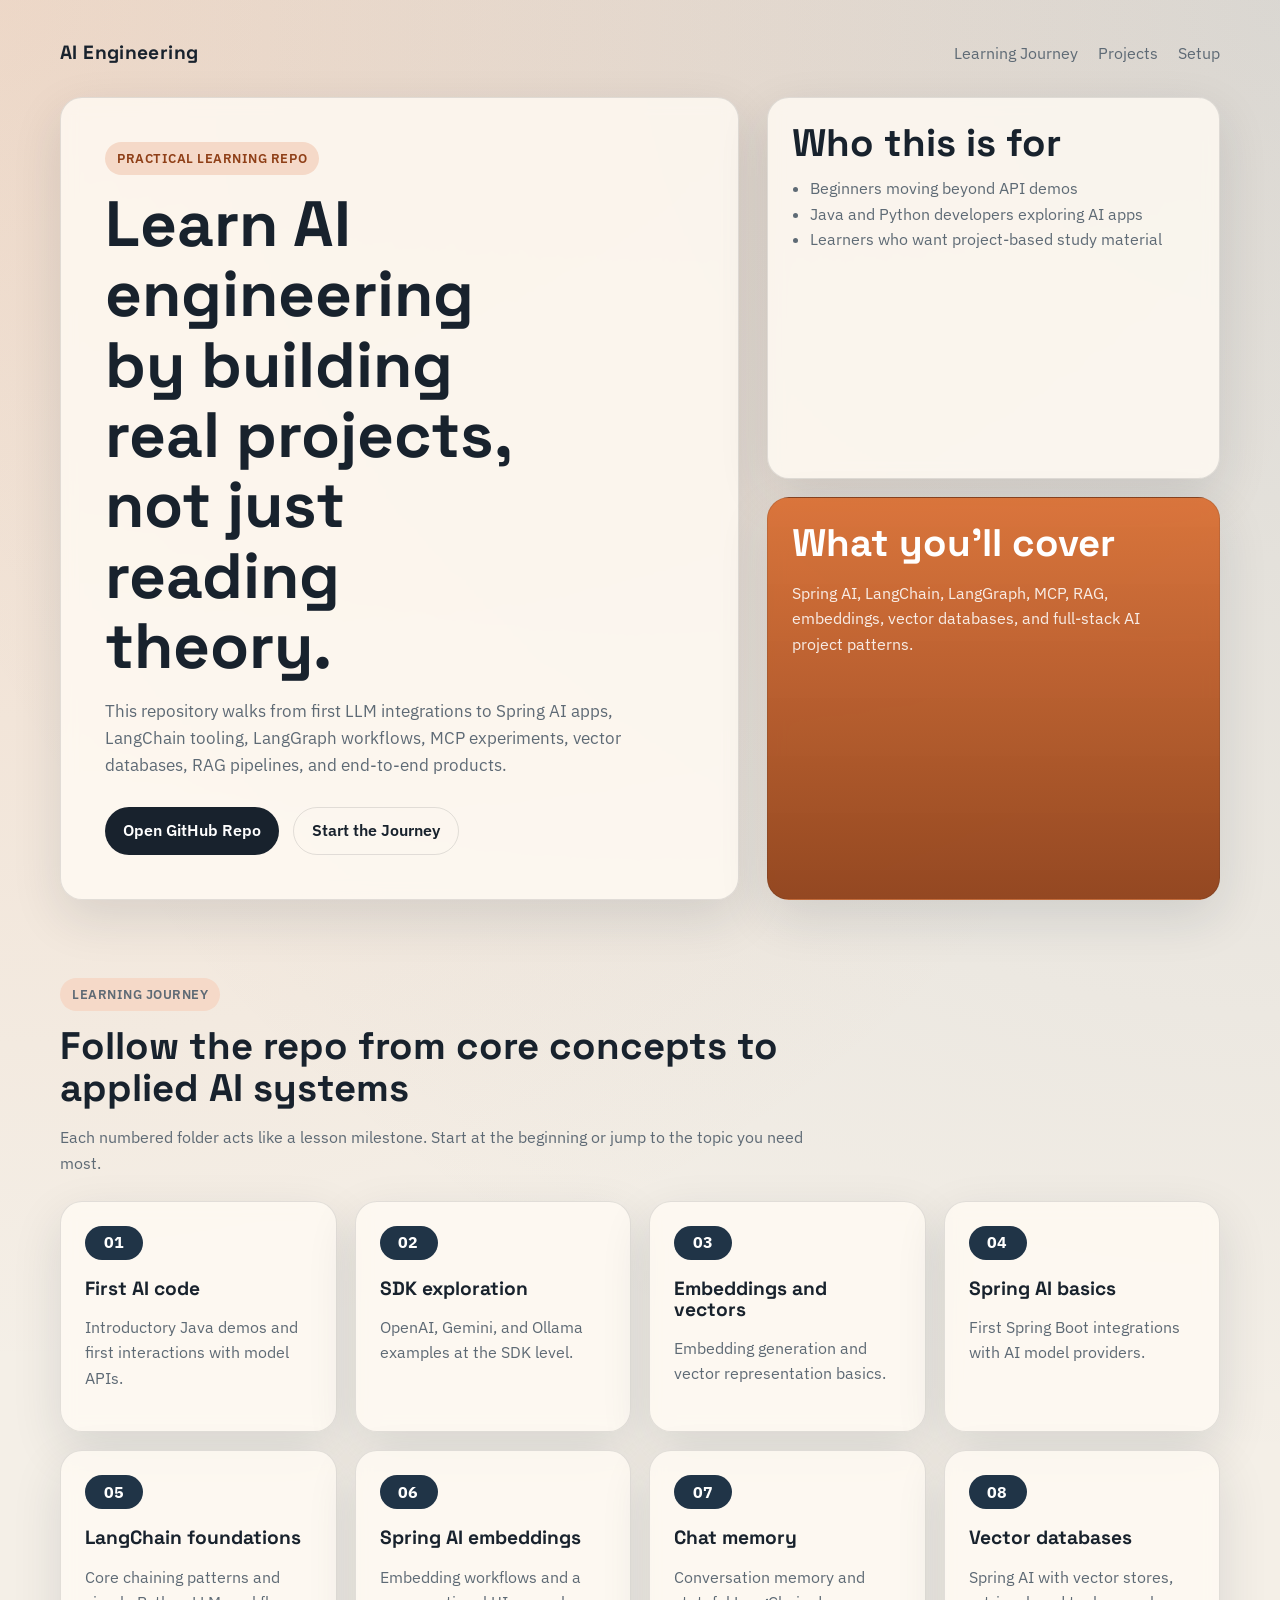
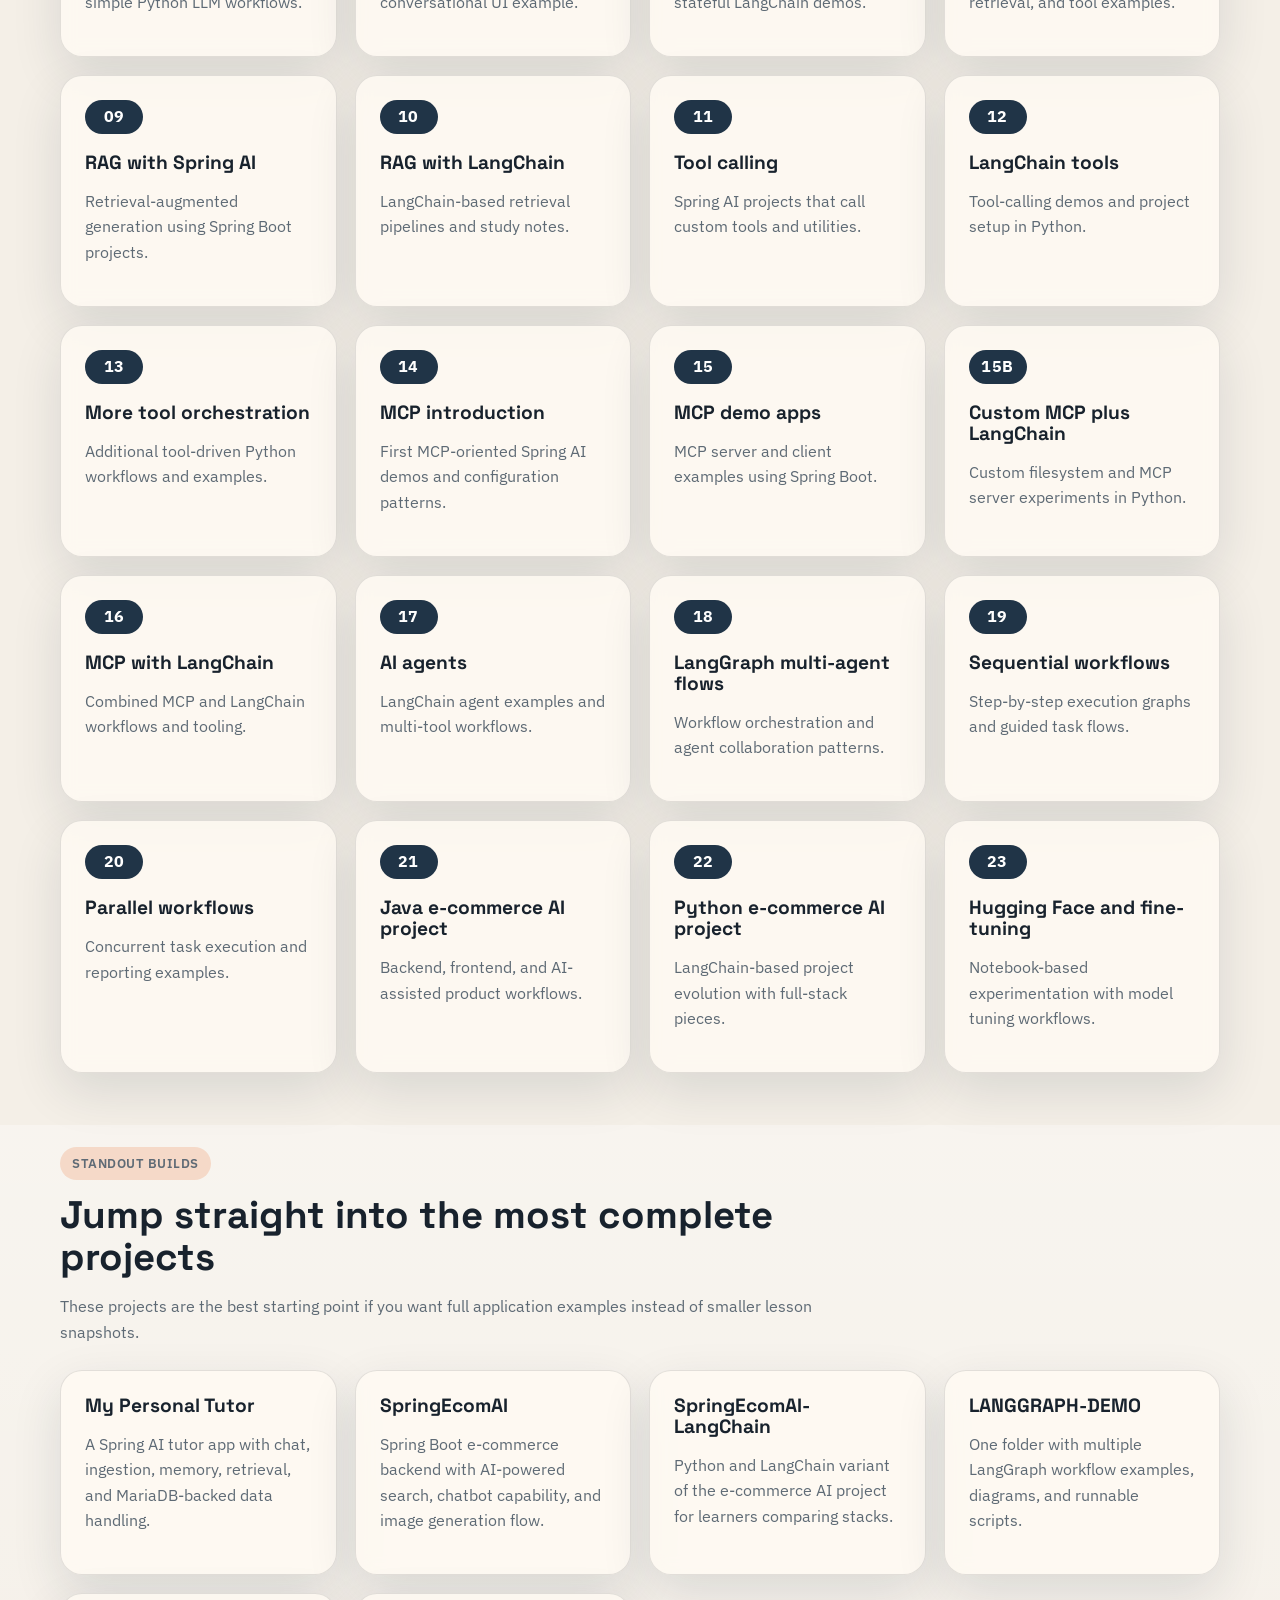
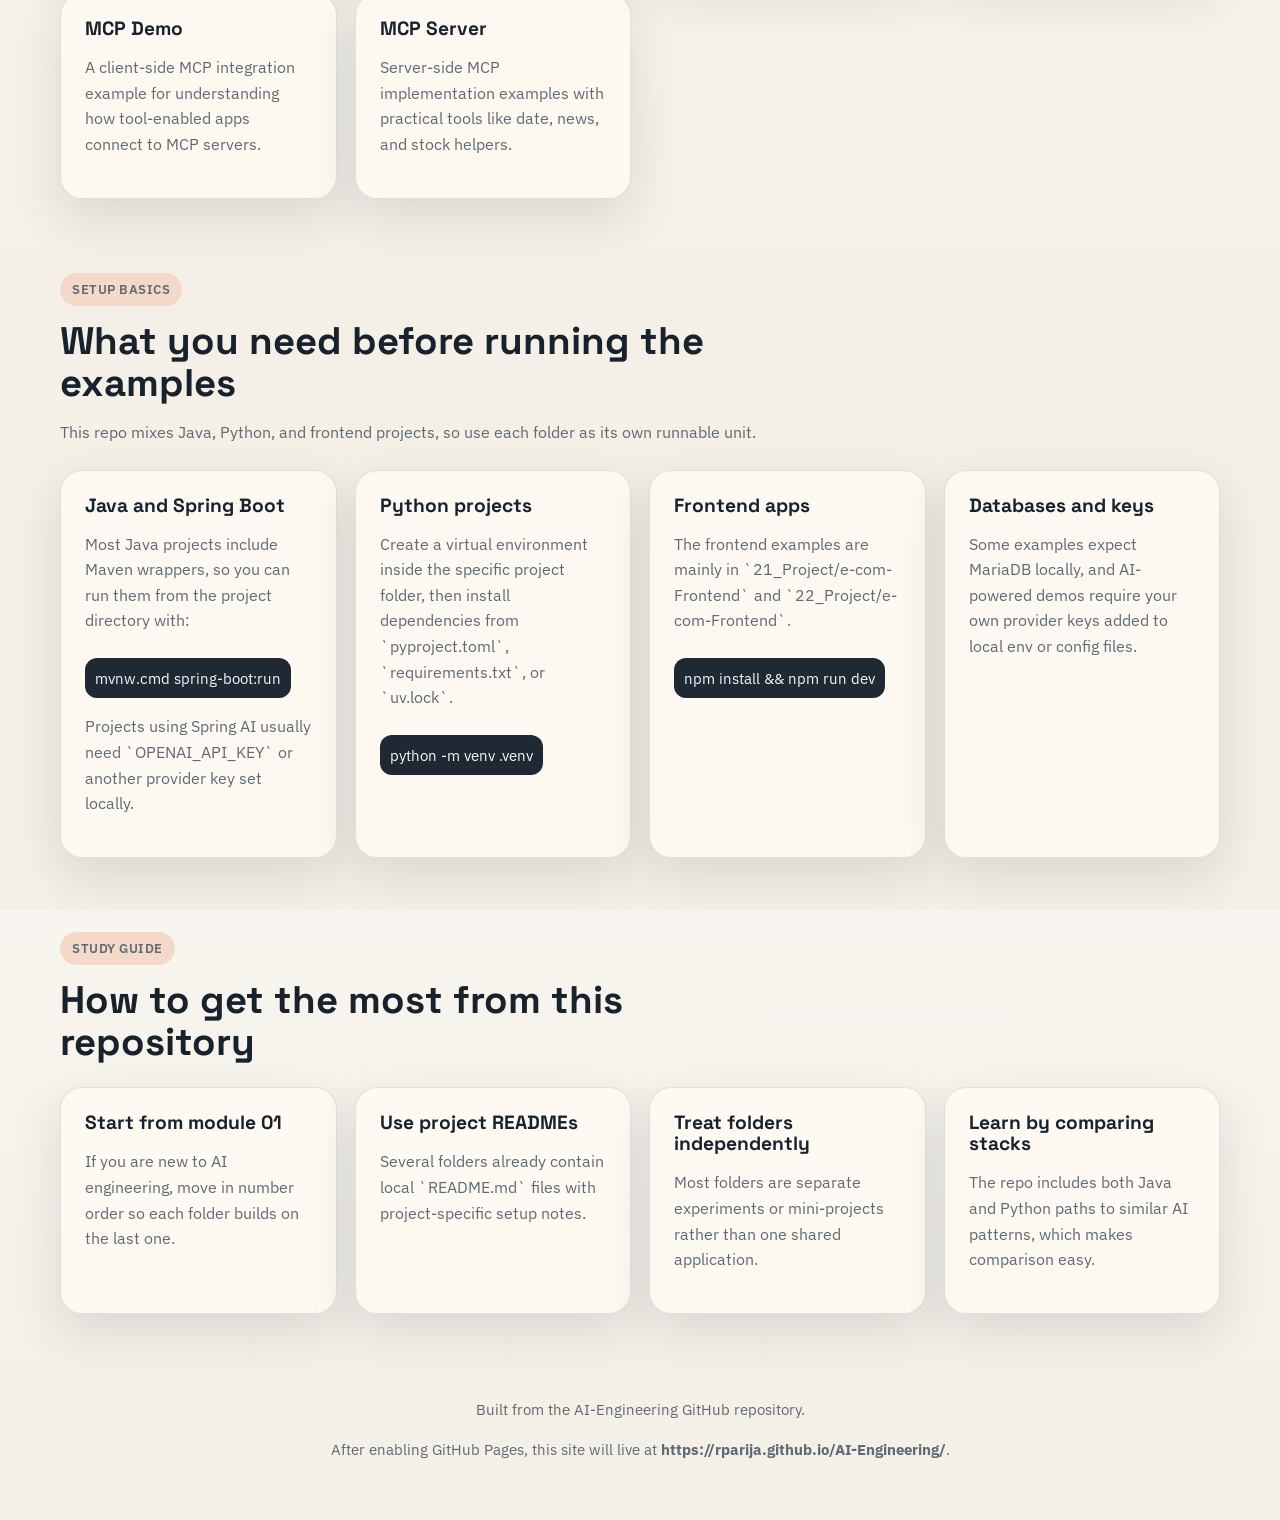
<file: docs/index.html>
<!DOCTYPE html>
<html lang="en">
<head>
  <meta charset="UTF-8">
  <meta name="viewport" content="width=device-width, initial-scale=1.0">
  <title>AI Engineering</title>
  <meta name="description" content="Hands-on AI engineering course repo covering Spring AI, LangChain, LangGraph, MCP, vector databases, RAG, and end-to-end AI applications.">
  <link rel="preconnect" href="https://fonts.googleapis.com">
  <link rel="preconnect" href="https://fonts.gstatic.com" crossorigin>
  <link href="https://fonts.googleapis.com/css2?family=Space+Grotesk:wght@400;500;700&family=IBM+Plex+Sans:wght@400;500;600&display=swap" rel="stylesheet">
  <link rel="stylesheet" href="styles.css">
</head>
<body>
  <header class="hero">
    <nav class="topbar">
      <a class="brand" href="https://github.com/rparija/AI-Engineering">AI Engineering</a>
      <div class="topbar-links">
        <a href="#journey">Learning Journey</a>
        <a href="#projects">Projects</a>
        <a href="#setup">Setup</a>
      </div>
    </nav>

    <div class="hero-inner">
      <div class="hero-copy">
        <p class="eyebrow">Practical learning repo</p>
        <h1>Learn AI engineering by building real projects, not just reading theory.</h1>
        <p class="hero-text">
          This repository walks from first LLM integrations to Spring AI apps, LangChain tooling,
          LangGraph workflows, MCP experiments, vector databases, RAG pipelines, and end-to-end products.
        </p>
        <div class="hero-actions">
          <a class="button primary" href="https://github.com/rparija/AI-Engineering">Open GitHub Repo</a>
          <a class="button secondary" href="#journey">Start the Journey</a>
        </div>
      </div>

      <aside class="hero-panel">
        <div class="panel-card">
          <h2>Who this is for</h2>
          <ul>
            <li>Beginners moving beyond API demos</li>
            <li>Java and Python developers exploring AI apps</li>
            <li>Learners who want project-based study material</li>
          </ul>
        </div>
        <div class="panel-card accent">
          <h2>What you'll cover</h2>
          <p>Spring AI, LangChain, LangGraph, MCP, RAG, embeddings, vector databases, and full-stack AI project patterns.</p>
        </div>
      </aside>
    </div>
  </header>

  <main>
    <section class="section" id="journey">
      <div class="section-heading">
        <p class="eyebrow">Learning journey</p>
        <h2>Follow the repo from core concepts to applied AI systems</h2>
        <p>Each numbered folder acts like a lesson milestone. Start at the beginning or jump to the topic you need most.</p>
      </div>

      <div class="journey-grid">
        <a class="journey-card" href="https://github.com/rparija/AI-Engineering/tree/main/01_First_Code_13-11-2025">
          <span class="journey-number">01</span>
          <h3>First AI code</h3>
          <p>Introductory Java demos and first interactions with model APIs.</p>
        </a>
        <a class="journey-card" href="https://github.com/rparija/AI-Engineering/tree/main/02_Exploring_SDKs_17-11-2025">
          <span class="journey-number">02</span>
          <h3>SDK exploration</h3>
          <p>OpenAI, Gemini, and Ollama examples at the SDK level.</p>
        </a>
        <a class="journey-card" href="https://github.com/rparija/AI-Engineering/tree/main/03_Embedding_And_Vector_Impl_20-11-2025">
          <span class="journey-number">03</span>
          <h3>Embeddings and vectors</h3>
          <p>Embedding generation and vector representation basics.</p>
        </a>
        <a class="journey-card" href="https://github.com/rparija/AI-Engineering/tree/main/04_Spring_AI_21-11-2025">
          <span class="journey-number">04</span>
          <h3>Spring AI basics</h3>
          <p>First Spring Boot integrations with AI model providers.</p>
        </a>
        <a class="journey-card" href="https://github.com/rparija/AI-Engineering/tree/main/05_LangChain_24-11-2025">
          <span class="journey-number">05</span>
          <h3>LangChain foundations</h3>
          <p>Core chaining patterns and simple Python LLM workflows.</p>
        </a>
        <a class="journey-card" href="https://github.com/rparija/AI-Engineering/tree/main/06_Spring_AI_Embeddings_25-11-2001">
          <span class="journey-number">06</span>
          <h3>Spring AI embeddings</h3>
          <p>Embedding workflows and a conversational UI example.</p>
        </a>
        <a class="journey-card" href="https://github.com/rparija/AI-Engineering/tree/main/07_LangChain_ChatMemory_27-11-2025">
          <span class="journey-number">07</span>
          <h3>Chat memory</h3>
          <p>Conversation memory and stateful LangChain demos.</p>
        </a>
        <a class="journey-card" href="https://github.com/rparija/AI-Engineering/tree/main/08_Spring_AI_Vector_Database_8-12-2025">
          <span class="journey-number">08</span>
          <h3>Vector databases</h3>
          <p>Spring AI with vector stores, retrieval, and tool examples.</p>
        </a>
        <a class="journey-card" href="https://github.com/rparija/AI-Engineering/tree/main/09_Spring_AI_RAG_9-12-2025">
          <span class="journey-number">09</span>
          <h3>RAG with Spring AI</h3>
          <p>Retrieval-augmented generation using Spring Boot projects.</p>
        </a>
        <a class="journey-card" href="https://github.com/rparija/AI-Engineering/tree/main/10_LangChain_RAG_11-12-2025">
          <span class="journey-number">10</span>
          <h3>RAG with LangChain</h3>
          <p>LangChain-based retrieval pipelines and study notes.</p>
        </a>
        <a class="journey-card" href="https://github.com/rparija/AI-Engineering/tree/main/11_Spring_AI_Tool_Calling_15-12-2025">
          <span class="journey-number">11</span>
          <h3>Tool calling</h3>
          <p>Spring AI projects that call custom tools and utilities.</p>
        </a>
        <a class="journey-card" href="https://github.com/rparija/AI-Engineering/tree/main/12_LangChain__Tool__Calling_17-12-2026">
          <span class="journey-number">12</span>
          <h3>LangChain tools</h3>
          <p>Tool-calling demos and project setup in Python.</p>
        </a>
        <a class="journey-card" href="https://github.com/rparija/AI-Engineering/tree/main/13_LangChain_Tool_Calling_22-12-2025">
          <span class="journey-number">13</span>
          <h3>More tool orchestration</h3>
          <p>Additional tool-driven Python workflows and examples.</p>
        </a>
        <a class="journey-card" href="https://github.com/rparija/AI-Engineering/tree/main/14_MCP_23-12-2025">
          <span class="journey-number">14</span>
          <h3>MCP introduction</h3>
          <p>First MCP-oriented Spring AI demos and configuration patterns.</p>
        </a>
        <a class="journey-card" href="https://github.com/rparija/AI-Engineering/tree/main/15_MCP_26-12-2025">
          <span class="journey-number">15</span>
          <h3>MCP demo apps</h3>
          <p>MCP server and client examples using Spring Boot.</p>
        </a>
        <a class="journey-card" href="https://github.com/rparija/AI-Engineering/tree/main/15_MCP_Langchain_29-12-2025_custom">
          <span class="journey-number">15B</span>
          <h3>Custom MCP plus LangChain</h3>
          <p>Custom filesystem and MCP server experiments in Python.</p>
        </a>
        <a class="journey-card" href="https://github.com/rparija/AI-Engineering/tree/main/16_MCP_Langchain_29-12-2025">
          <span class="journey-number">16</span>
          <h3>MCP with LangChain</h3>
          <p>Combined MCP and LangChain workflows and tooling.</p>
        </a>
        <a class="journey-card" href="https://github.com/rparija/AI-Engineering/tree/main/17_Langchain_AI_Agents_05-01-2026">
          <span class="journey-number">17</span>
          <h3>AI agents</h3>
          <p>LangChain agent examples and multi-tool workflows.</p>
        </a>
        <a class="journey-card" href="https://github.com/rparija/AI-Engineering/tree/main/18_LangGraph_08_01_2026">
          <span class="journey-number">18</span>
          <h3>LangGraph multi-agent flows</h3>
          <p>Workflow orchestration and agent collaboration patterns.</p>
        </a>
        <a class="journey-card" href="https://github.com/rparija/AI-Engineering/tree/main/19_LangGraph_Sequential_Workflow_12-01-2026">
          <span class="journey-number">19</span>
          <h3>Sequential workflows</h3>
          <p>Step-by-step execution graphs and guided task flows.</p>
        </a>
        <a class="journey-card" href="https://github.com/rparija/AI-Engineering/tree/main/20_LangGraph_Parallel_Workflow_13-01-2026">
          <span class="journey-number">20</span>
          <h3>Parallel workflows</h3>
          <p>Concurrent task execution and reporting examples.</p>
        </a>
        <a class="journey-card" href="https://github.com/rparija/AI-Engineering/tree/main/21_Project">
          <span class="journey-number">21</span>
          <h3>Java e-commerce AI project</h3>
          <p>Backend, frontend, and AI-assisted product workflows.</p>
        </a>
        <a class="journey-card" href="https://github.com/rparija/AI-Engineering/tree/main/22_Project">
          <span class="journey-number">22</span>
          <h3>Python e-commerce AI project</h3>
          <p>LangChain-based project evolution with full-stack pieces.</p>
        </a>
        <a class="journey-card" href="https://github.com/rparija/AI-Engineering/tree/main/23_Hugging_Face_And_Fine_Tuning">
          <span class="journey-number">23</span>
          <h3>Hugging Face and fine-tuning</h3>
          <p>Notebook-based experimentation with model tuning workflows.</p>
        </a>
      </div>
    </section>

    <section class="section section-alt" id="projects">
      <div class="section-heading">
        <p class="eyebrow">Standout builds</p>
        <h2>Jump straight into the most complete projects</h2>
        <p>These projects are the best starting point if you want full application examples instead of smaller lesson snapshots.</p>
      </div>

      <div class="project-grid">
        <a class="project-card" href="https://github.com/rparija/AI-Engineering/tree/main/My_Personal_Tutor">
          <h3>My Personal Tutor</h3>
          <p>A Spring AI tutor app with chat, ingestion, memory, retrieval, and MariaDB-backed data handling.</p>
        </a>
        <a class="project-card" href="https://github.com/rparija/AI-Engineering/tree/main/21_Project/SpringEcomAI">
          <h3>SpringEcomAI</h3>
          <p>Spring Boot e-commerce backend with AI-powered search, chatbot capability, and image generation flow.</p>
        </a>
        <a class="project-card" href="https://github.com/rparija/AI-Engineering/tree/main/22_Project/SpringEcomAI-LangChain">
          <h3>SpringEcomAI-LangChain</h3>
          <p>Python and LangChain variant of the e-commerce AI project for learners comparing stacks.</p>
        </a>
        <a class="project-card" href="https://github.com/rparija/AI-Engineering/tree/main/LANGGRAPH-DEMO">
          <h3>LANGGRAPH-DEMO</h3>
          <p>One folder with multiple LangGraph workflow examples, diagrams, and runnable scripts.</p>
        </a>
        <a class="project-card" href="https://github.com/rparija/AI-Engineering/tree/main/mcp_demo">
          <h3>MCP Demo</h3>
          <p>A client-side MCP integration example for understanding how tool-enabled apps connect to MCP servers.</p>
        </a>
        <a class="project-card" href="https://github.com/rparija/AI-Engineering/tree/main/mcpserver">
          <h3>MCP Server</h3>
          <p>Server-side MCP implementation examples with practical tools like date, news, and stock helpers.</p>
        </a>
      </div>
    </section>

    <section class="section" id="setup">
      <div class="section-heading">
        <p class="eyebrow">Setup basics</p>
        <h2>What you need before running the examples</h2>
        <p>This repo mixes Java, Python, and frontend projects, so use each folder as its own runnable unit.</p>
      </div>

      <div class="setup-grid">
        <article class="setup-card">
          <h3>Java and Spring Boot</h3>
          <p>Most Java projects include Maven wrappers, so you can run them from the project directory with:</p>
          <code>mvnw.cmd spring-boot:run</code>
          <p>Projects using Spring AI usually need `OPENAI_API_KEY` or another provider key set locally.</p>
        </article>
        <article class="setup-card">
          <h3>Python projects</h3>
          <p>Create a virtual environment inside the specific project folder, then install dependencies from `pyproject.toml`, `requirements.txt`, or `uv.lock`.</p>
          <code>python -m venv .venv</code>
        </article>
        <article class="setup-card">
          <h3>Frontend apps</h3>
          <p>The frontend examples are mainly in `21_Project/e-com-Frontend` and `22_Project/e-com-Frontend`.</p>
          <code>npm install && npm run dev</code>
        </article>
        <article class="setup-card">
          <h3>Databases and keys</h3>
          <p>Some examples expect MariaDB locally, and AI-powered demos require your own provider keys added to local env or config files.</p>
        </article>
      </div>
    </section>

    <section class="section section-alt" id="guide">
      <div class="section-heading">
        <p class="eyebrow">Study guide</p>
        <h2>How to get the most from this repository</h2>
      </div>

      <div class="guide-grid">
        <div class="guide-card">
          <h3>Start from module 01</h3>
          <p>If you are new to AI engineering, move in number order so each folder builds on the last one.</p>
        </div>
        <div class="guide-card">
          <h3>Use project READMEs</h3>
          <p>Several folders already contain local `README.md` files with project-specific setup notes.</p>
        </div>
        <div class="guide-card">
          <h3>Treat folders independently</h3>
          <p>Most folders are separate experiments or mini-projects rather than one shared application.</p>
        </div>
        <div class="guide-card">
          <h3>Learn by comparing stacks</h3>
          <p>The repo includes both Java and Python paths to similar AI patterns, which makes comparison easy.</p>
        </div>
      </div>
    </section>
  </main>

  <footer class="footer">
    <p>Built from the <a href="https://github.com/rparija/AI-Engineering">AI-Engineering GitHub repository</a>.</p>
    <p>After enabling GitHub Pages, this site will live at <strong>https://rparija.github.io/AI-Engineering/</strong>.</p>
  </footer>
</body>
</html>
</file>
<file: docs/styles.css>
:root {
  --bg: #f4efe7;
  --surface: #fffaf3;
  --surface-strong: #fff;
  --ink: #18222d;
  --muted: #5e6a75;
  --line: rgba(24, 34, 45, 0.12);
  --accent: #d96c2f;
  --accent-dark: #8f3f17;
  --accent-soft: #f5d9c8;
  --slate: #203447;
  --shadow: 0 18px 50px rgba(28, 42, 56, 0.12);
  --radius: 22px;
}

* {
  box-sizing: border-box;
}

html {
  scroll-behavior: smooth;
}

body {
  margin: 0;
  font-family: "IBM Plex Sans", sans-serif;
  color: var(--ink);
  background:
    radial-gradient(circle at top left, rgba(217, 108, 47, 0.16), transparent 28%),
    radial-gradient(circle at top right, rgba(32, 52, 71, 0.12), transparent 30%),
    var(--bg);
  line-height: 1.6;
}

a {
  color: inherit;
  text-decoration: none;
}

.hero,
.section,
.footer {
  width: min(1160px, calc(100% - 32px));
  margin: 0 auto;
}

.hero {
  padding: 24px 0 56px;
}

.topbar {
  display: flex;
  align-items: center;
  justify-content: space-between;
  gap: 20px;
  padding: 14px 0 28px;
}

.brand {
  font-family: "Space Grotesk", sans-serif;
  font-size: 1.2rem;
  font-weight: 700;
  letter-spacing: 0.02em;
}

.topbar-links {
  display: flex;
  gap: 20px;
  color: var(--muted);
}

.topbar-links a:hover,
.footer a:hover {
  color: var(--accent-dark);
}

.hero-inner {
  display: grid;
  grid-template-columns: 1.5fr 1fr;
  gap: 28px;
  align-items: stretch;
}

.hero-copy,
.panel-card,
.journey-card,
.project-card,
.setup-card,
.guide-card {
  border: 1px solid var(--line);
  border-radius: var(--radius);
  background: rgba(255, 250, 243, 0.82);
  backdrop-filter: blur(8px);
  box-shadow: var(--shadow);
}

.hero-copy {
  padding: 44px;
}

.eyebrow {
  display: inline-block;
  margin: 0 0 14px;
  padding: 6px 12px;
  border-radius: 999px;
  background: var(--accent-soft);
  color: var(--accent-dark);
  font-size: 0.82rem;
  font-weight: 600;
  letter-spacing: 0.04em;
  text-transform: uppercase;
}

h1,
h2,
h3 {
  margin: 0 0 12px;
  font-family: "Space Grotesk", sans-serif;
  line-height: 1.1;
}

h1 {
  font-size: clamp(2.5rem, 5vw, 4.4rem);
  max-width: 11ch;
}

h2 {
  font-size: clamp(1.8rem, 3vw, 2.8rem);
}

h3 {
  font-size: 1.2rem;
}

.hero-text,
.section-heading p,
.setup-card p,
.guide-card p,
.project-card p,
.journey-card p,
.footer,
.panel-card p,
.panel-card li {
  color: var(--muted);
}

.hero-text {
  max-width: 58ch;
  font-size: 1.05rem;
}

.hero-actions {
  display: flex;
  flex-wrap: wrap;
  gap: 14px;
  margin-top: 28px;
}

.button {
  display: inline-flex;
  align-items: center;
  justify-content: center;
  min-height: 48px;
  padding: 0 18px;
  border-radius: 999px;
  font-weight: 600;
  transition: transform 0.18s ease, background 0.18s ease, color 0.18s ease;
}

.button:hover,
.journey-card:hover,
.project-card:hover,
.guide-card:hover,
.setup-card:hover {
  transform: translateY(-2px);
}

.button.primary {
  background: var(--ink);
  color: #fff;
}

.button.secondary {
  border: 1px solid var(--line);
  background: transparent;
}

.hero-panel {
  display: grid;
  gap: 18px;
}

.panel-card {
  padding: 24px;
}

.panel-card ul {
  margin: 0;
  padding-left: 18px;
}

.panel-card.accent {
  background: linear-gradient(180deg, rgba(217, 108, 47, 0.92), rgba(143, 63, 23, 0.95));
  color: #fff;
}

.panel-card.accent p {
  color: rgba(255, 255, 255, 0.88);
}

.section {
  padding: 22px 0 52px;
}

.section-alt {
  position: relative;
}

.section-alt::before {
  content: "";
  position: absolute;
  inset: 0;
  width: 100vw;
  left: 50%;
  transform: translateX(-50%);
  background: linear-gradient(180deg, rgba(255, 255, 255, 0.34), rgba(255, 255, 255, 0.05));
  z-index: -1;
}

.section-heading {
  max-width: 760px;
  margin-bottom: 24px;
}

.journey-grid,
.project-grid,
.setup-grid,
.guide-grid {
  display: grid;
  gap: 18px;
}

.journey-grid {
  grid-template-columns: repeat(auto-fit, minmax(230px, 1fr));
}

.project-grid {
  grid-template-columns: repeat(auto-fit, minmax(260px, 1fr));
}

.setup-grid,
.guide-grid {
  grid-template-columns: repeat(auto-fit, minmax(240px, 1fr));
}

.journey-card,
.project-card,
.setup-card,
.guide-card {
  padding: 24px;
  transition: transform 0.18s ease, border-color 0.18s ease;
}

.journey-card:hover,
.project-card:hover,
.setup-card:hover,
.guide-card:hover {
  border-color: rgba(217, 108, 47, 0.45);
}

.journey-number {
  display: inline-flex;
  min-width: 58px;
  height: 34px;
  align-items: center;
  justify-content: center;
  margin-bottom: 18px;
  border-radius: 999px;
  background: var(--slate);
  color: #fff;
  font-weight: 700;
  letter-spacing: 0.03em;
}

code {
  display: inline-block;
  margin-top: 8px;
  padding: 8px 10px;
  border-radius: 12px;
  background: #1f2933;
  color: #f5f7fa;
  font-family: "IBM Plex Sans", sans-serif;
  font-size: 0.95rem;
}

.footer {
  padding: 16px 0 44px;
  text-align: center;
  font-size: 0.95rem;
}

@media (max-width: 920px) {
  .hero-inner {
    grid-template-columns: 1fr;
  }

  .topbar {
    flex-direction: column;
    align-items: flex-start;
  }

  .topbar-links {
    flex-wrap: wrap;
  }

  .hero-copy {
    padding: 30px;
  }
}

@media (max-width: 640px) {
  .hero,
  .section,
  .footer {
    width: min(100% - 20px, 1160px);
  }

  .hero {
    padding-top: 16px;
  }

  .hero-copy,
  .journey-card,
  .project-card,
  .setup-card,
  .guide-card,
  .panel-card {
    padding: 20px;
  }

  h1 {
    max-width: none;
  }

  .button {
    width: 100%;
  }
}
</file>
